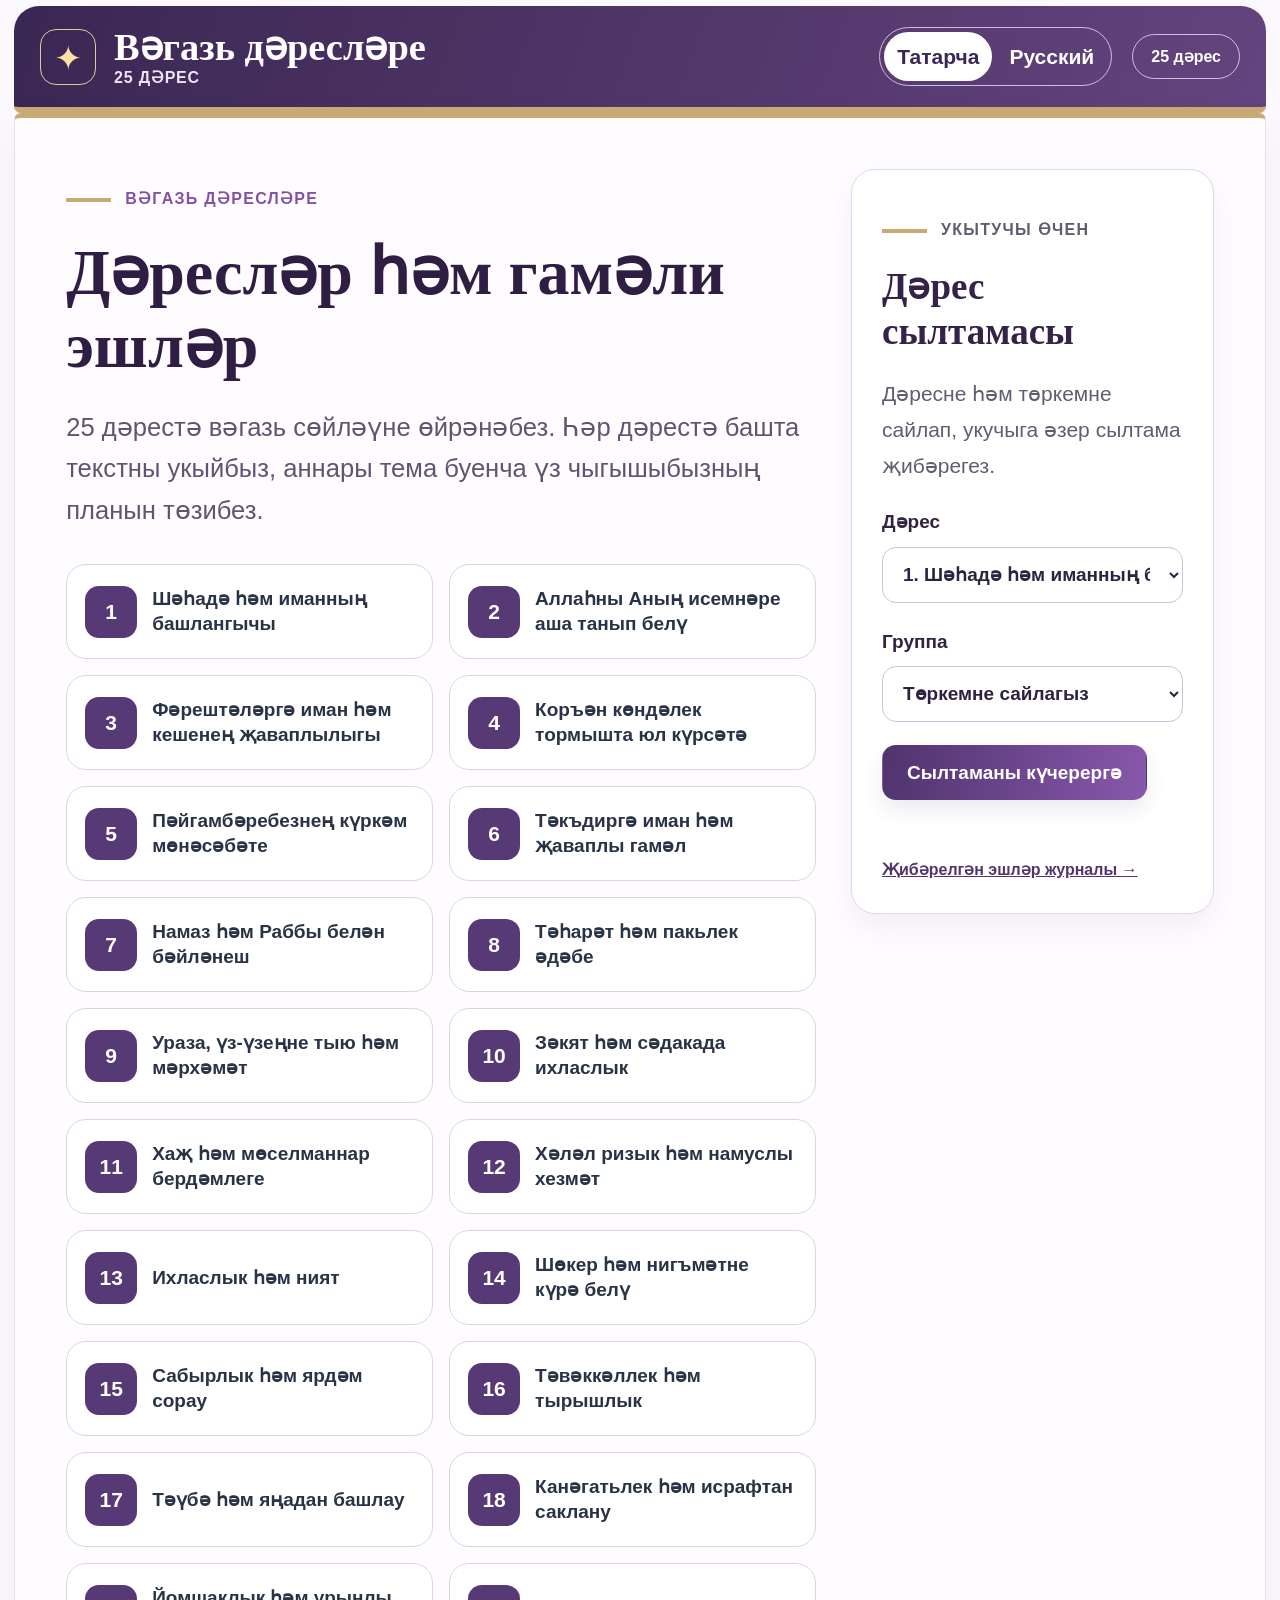
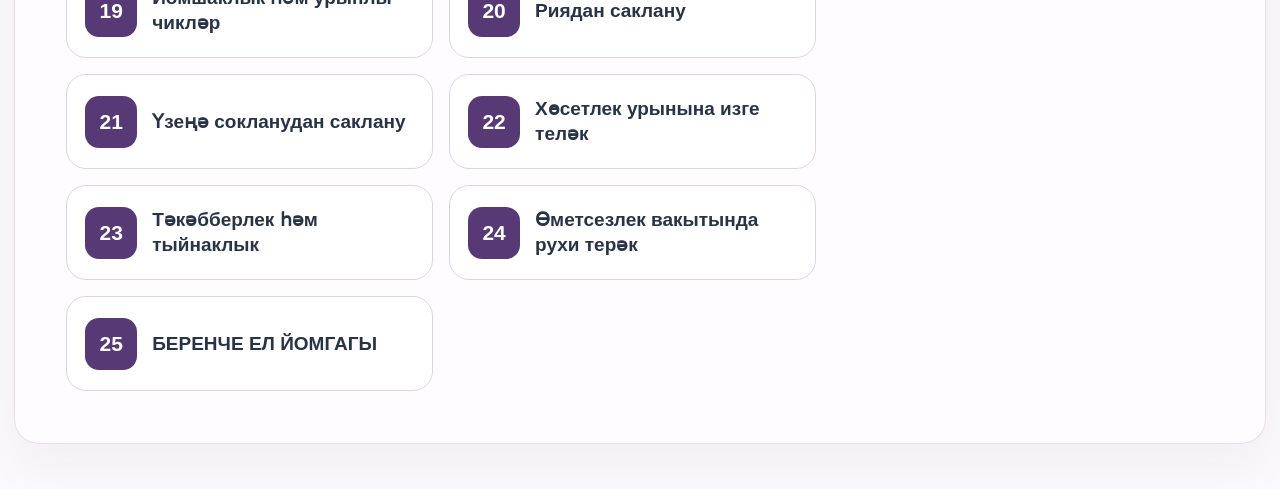
<file: index.html>
<!doctype html>
<html lang="tt">
<head>
  <meta charset="utf-8">
  <meta name="viewport" content="width=device-width, initial-scale=1">
  <meta name="description" content="Вәгазь дәресләре: беренче уку елы, 25 дәрес һәм гамәли эшләр">
  <title>Вәгазь дәресләре</title>
  <style>
    :root{--purple:#493064;--dark:#332244;--lav:#f3ecf8;--line:#e2d7eb;--gold:#c9ad78;--ink:#302a39;--muted:#706878;--green:#eaf4e5}
    *{box-sizing:border-box}body{margin:0;font:18px/1.55 Arial,sans-serif;color:var(--ink);background:linear-gradient(120deg,#f8f3fb,#fcfaf5)}
    header{background:linear-gradient(110deg,#39264f,#684886);color:white;padding:24px max(24px,calc((100vw - 1280px)/2));border-bottom:5px solid var(--gold)}
    header small{display:block;font-weight:700;letter-spacing:.12em;color:#eadbf2}header strong{display:block;font:700 clamp(30px,4vw,48px) Georgia,serif;margin-top:2px}
    .layout{max-width:1280px;margin:28px auto;padding:0 20px;display:grid;grid-template-columns:290px minmax(0,1fr);gap:25px}
    aside,main{background:#fff;border:1px solid var(--line);border-radius:20px;box-shadow:0 12px 30px #49306410}
    aside{padding:20px;align-self:start}aside h2{font:700 23px Georgia,serif;color:var(--dark);margin:0 0 12px}.group{margin:22px 0 8px;color:#775795;font-size:13px;font-weight:900;letter-spacing:.06em}.lesson{display:block;text-decoration:none;color:var(--ink);padding:12px 13px;border-radius:12px;margin:4px 0;font-size:16px}.lesson.active{background:var(--lav);color:var(--purple);font-weight:800;border-left:4px solid #9b78ba}.lesson span{color:var(--muted);font-weight:700;margin-right:8px}
    main{padding:clamp(24px,4vw,50px)}.crumb{font-size:14px;color:#765996;font-weight:800;letter-spacing:.07em;text-transform:uppercase}.preview{float:right;background:#fbf4e8;border:1px solid #e9d6b2;color:#78592b;border-radius:999px;padding:5px 13px;font-size:13px;font-weight:800}
    h1{font:700 clamp(31px,4vw,51px) Georgia,serif;color:var(--dark);line-height:1.12;margin:13px 0 20px}.topic{background:var(--green);border-left:5px solid #88aa80;border-radius:0 13px 13px 0;padding:17px 20px;font-size:20px;font-weight:800;color:#26472d}.meta{color:var(--muted);margin:16px 0 25px}.tabs{display:flex;gap:10px;border-bottom:1px solid var(--line);padding-bottom:12px;flex-wrap:wrap}.tabs a{border-radius:10px;padding:9px 16px;text-decoration:none;background:#f7f2fa;color:var(--purple);font-weight:800;font-size:15px}.tabs a:first-child{background:var(--purple);color:#fff}
    h2{font:700 29px Georgia,serif;color:var(--dark);margin:30px 0 10px}.bodytext{max-width:790px}.evidence{background:#faf7f1;border:1px solid #eadfcf;border-radius:15px;padding:20px 24px;margin:24px 0}.evidence strong{color:#60487a}.task{background:linear-gradient(140deg,#f6f0fa,#fbf8fc);border:1px solid #dfd1ea;border-radius:20px;padding:26px;margin-top:36px}.task h2{margin:0 0 8px}.task .lead{font-size:17px;color:var(--muted);margin:0 0 20px}.steps{display:grid;grid-template-columns:repeat(2,1fr);gap:12px}.step{background:#fff;border:1px solid var(--line);border-radius:13px;padding:15px 17px}.step strong{display:block;color:var(--purple);margin-bottom:4px}.step span{font-size:16px;color:#5f5666}.actions{display:flex;gap:12px;flex-wrap:wrap;margin-top:24px}.button{display:inline-block;border-radius:12px;padding:12px 20px;font-weight:800;text-decoration:none;background:var(--purple);color:#fff}.button.secondary{background:#fff;color:var(--purple);border:1px solid #baa3ce}.note{font-size:14px;color:var(--muted);margin-top:12px}
    .field{display:block;margin-top:20px;font-weight:800;color:var(--purple)}.draft{width:100%;min-height:210px;padding:16px;border:1px solid #cdb9dc;border-radius:13px;font:17px/1.6 Arial,sans-serif;margin-top:8px;resize:vertical}.status{font-size:15px;color:#51704f;min-height:24px}button.button{border:0;font:800 17px Arial,sans-serif;cursor:pointer}.chapter-label{font-size:12px;color:#806497;font-weight:900;padding:15px 12px 4px}
    @media(max-width:800px){.layout{grid-template-columns:1fr}aside{display:block}aside .lesson:not(.active){display:none}main{padding:24px}.steps{grid-template-columns:1fr}.preview{float:none;display:inline-block}}
  </style>
  <link rel="stylesheet" href="site.css">
</head>
<body>
  <div class="wrap">
    <header class="top"><div class="brand"><span class="brand-mark" aria-hidden="true">✦</span><div><strong>Вәгазь дәресләре</strong><small>25 ДӘРЕС</small></div></div><span class="pill" id="coursePill">25 дәрес</span></header>
    <div class="progress" id="progress" hidden><div class="progress-line"><span id="stageName">Дәрес белән танышу</span><span id="stageCount">1 / 2</span></div><div class="track"><div class="fill" id="stageFill"></div></div></div>
    <main class="course-main">
      <section class="screen" id="home">
        <div class="home-grid"><div><p class="eyebrow">ВӘГАЗЬ ДӘРЕСЛӘРЕ</p><h1>Дәресләр һәм гамәли эшләр</h1><p class="lead">25 дәрестә вәгазь сөйләүне өйрәнәбез. Һәр дәрестә башта текстны укыйбыз, аннары тема буенча үз чыгышыбызның планын төзибез.</p><div class="lesson-cards" id="lessonCards"></div></div>
        <aside class="teacher-panel"><p class="eyebrow">УКЫТУЧЫ ӨЧЕН</p><h2>Дәрес сылтамасы</h2><p>Дәресне һәм төркемне сайлап, укучыга әзер сылтама җибәрегез.</p><label class="field">Дәрес<select id="teacherLesson"></select></label><label class="field">Группа<select id="teacherGroup"></select></label><button class="primary" id="copyLinkBtn" type="button">Сылтаманы күчерергә</button><p class="status" id="copyNote" role="status"></p><input id="teacherLink" class="field" type="text" readonly hidden aria-label="Дәрес сылтамасы"><a class="journal-pending" href="teacher.html">Җибәрелгән эшләр журналы →</a></aside></div>
      </section>
      <section class="screen" id="intro" hidden><p class="eyebrow">ДӘРЕС ТЕКСТЫ</p><h1 id="introTitle"></h1><div class="theme-card" id="introTheme"></div><div class="goal-card"><strong>Дәреснең максаты</strong><span id="introGoal"></span></div><article class="reading" id="lessonReading"></article><div class="closing-card"><strong>Гамәли эшкә әзерләнү</strong><p>Текстны укыгач, төп фикерне, тикшерелгән дәлилне һәм тормышчан мисалны үз сүзләрегез белән җиткереп карагыз.</p></div><div class="actions"><button class="primary" id="toAssignment" type="button">Биремгә күчәргә</button></div></section>
      <section class="screen" id="identity" hidden><button class="secondary back" id="backToIntro" type="button">← Дәрес текстына кайтырга</button><p class="eyebrow">УКУЧЫ ТУРЫНДА МӘГЪЛҮМАТ</p><h1>Биремне кем үти?</h1><p class="lead">Эшегездә күренсен өчен исем-фамилиягезне языгыз һәм группагызны сайлагыз.</p><label class="field">Исем һәм фамилия<input id="studentName" type="text" autocomplete="name"></label><label class="field">Группа<select id="studentGroup"></select></label><p class="form-error" id="identityError" role="alert" hidden></p><div class="actions"><button class="primary" id="startAssignment" type="button">Биремне башларга</button></div></section>
      <section class="screen" id="assignment" hidden><button class="secondary back" id="backToText" type="button">← Дәрес текстына кайтырга</button><p class="eyebrow">ГАМӘЛИ БИРЕМ</p><h1>Вәгазь әзерләү</h1><p class="lead">Дәрес темасы буенча үз сүзләрегез белән чыгыш планы әзерләгез.</p><p class="identity-summary" id="identitySummary"></p><div class="specific-task" id="specificPractice"></div><div class="assignment-steps"><div class="assignment-step"><strong>1. Тыңлаучы</strong><span>Кемгә мөрәҗәгать итәсез?</span></div><div class="assignment-step"><strong>2. Төп фикер</strong><span>Берничә җөмлә белән нәрсәне җиткерәсез?</span></div><div class="assignment-step"><strong>3. Дәлил</strong><span>Дәрестә китерелгән дәлилне һәм аның чыганагын күрсәтегез.</span></div><div class="assignment-step"><strong>4. Тормышчан мисал</strong><span>Тыңлаучыга аңлаешлы бер мисал.</span></div><div class="assignment-step"><strong>5. Йомгак</strong><span>Йомшак һәм гамәли нәтиҗә.</span></div><div class="assignment-step"><strong>6. Чыгыш</strong><span>Планга таянып, үз сүзләрегез белән сөйләп карагыз.</span></div></div><label class="field">Үз чыгышыгызның планы<textarea id="draft" placeholder="Тыңлаучы, төп фикер, дәлил, мисал һәм йомгакны монда языгыз"></textarea></label><div class="actions"><button class="primary" id="submitAssignment" type="button">Эшне җибәрергә</button></div><p class="status" id="submitStatus" role="status"></p><p class="note" id="previewNote">Журнал серверга тоташтырылганнан соң эш шунда җибәреләчәк. Әлегә бу — җирле карау гына.</p></section>
      <section class="screen" id="submitted" hidden><p class="eyebrow">ЭШ ҖИБӘРЕЛДЕ</p><h1>Рәхмәт!</h1><p class="lead">Эшегез укытучы журналына җибәрелде.</p><p class="identity-summary" id="submittedSummary"></p></section>
    </main>
  </div>
  <script src="lessons.js?v=20261101"></script>
  <script src="lessons-ru.js?v=20261101"></script>
  <script src="app-v2.js?v=20261101b"></script>
</body>
</html>
</file>
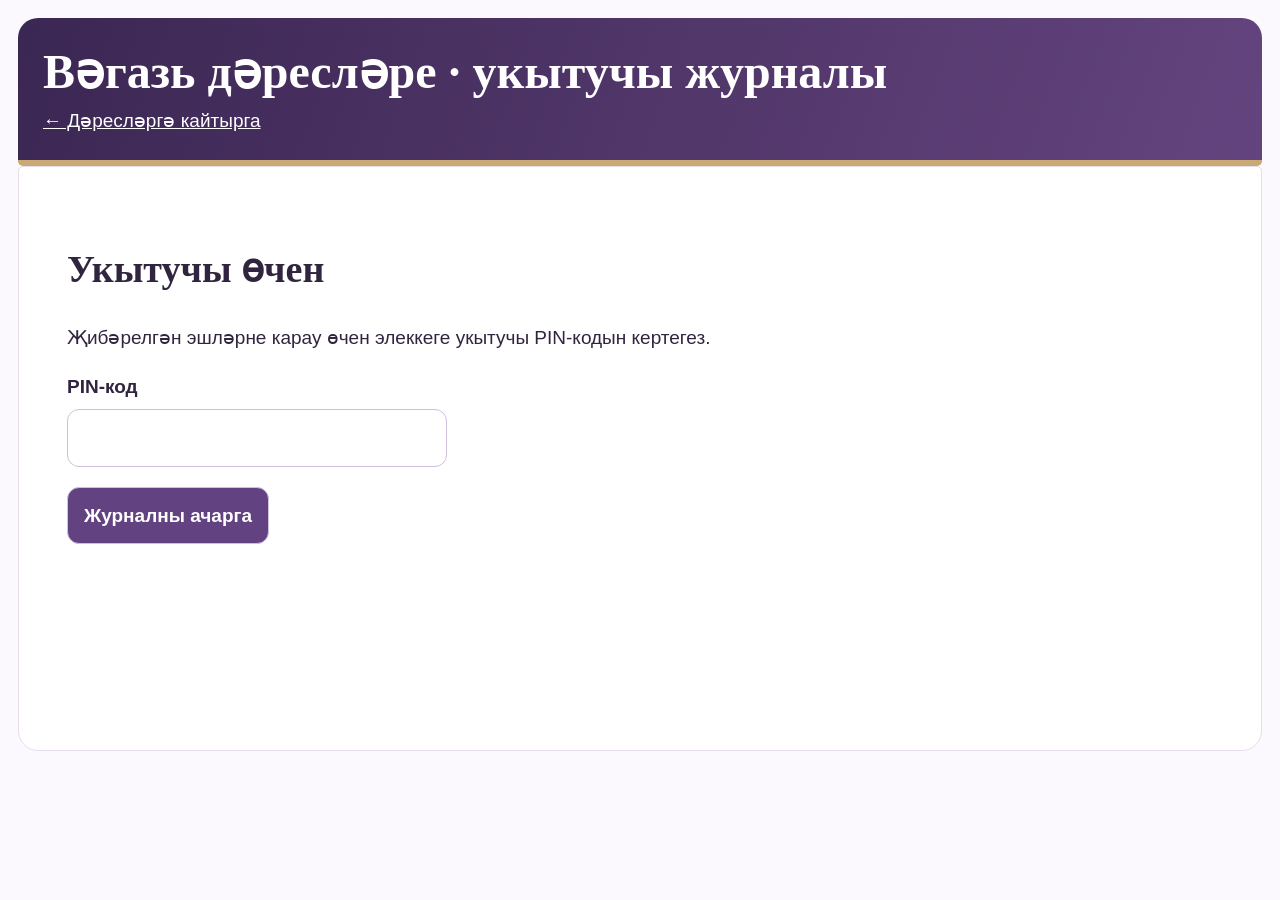
<file: teacher.html>
<!doctype html>
<html lang="tt">
<head>
  <meta charset="utf-8">
  <meta name="viewport" content="width=device-width, initial-scale=1">
  <title>Вәгазь дәресләре — укытучы журналы</title>
  <style>
    *{box-sizing:border-box}body{margin:0;background:#fbf9fd;color:#30243f;font:19px/1.55 Arial,"Noto Sans",sans-serif}.wrap{max-width:1400px;margin:auto;padding:18px}header{border-radius:20px 20px 5px 5px;background:linear-gradient(110deg,#3b2753,#64447e);border-bottom:6px solid #caaa74;color:#fff;padding:25px}header h1{font:700 clamp(30px,4vw,48px) Georgia,serif;margin:0 0 7px}header a{color:#fff}main{background:#fff;border:1px solid #e7ddeb;border-radius:5px 5px 20px 20px;padding:clamp(22px,4vw,48px);min-height:65vh}h2{font:700 clamp(27px,3vw,38px) Georgia,serif}label{display:grid;gap:8px;max-width:380px;font-weight:800;margin:20px 0}input,select,button{font:inherit;border-radius:12px;padding:13px 16px;border:1px solid #cfc1db}button{background:#634282;color:#fff;font-weight:800;cursor:pointer}button:disabled{opacity:.5;cursor:wait}.filters{display:flex;gap:12px;flex-wrap:wrap;margin:22px 0}.filters select{min-width:200px}.table-wrap{overflow:auto}table{border-collapse:collapse;width:100%;min-width:760px}th,td{padding:14px;border-bottom:1px solid #e6ddec;text-align:left;vertical-align:top}th{background:#f2eaf8}.answer{white-space:pre-wrap;overflow-wrap:anywhere;max-width:700px}details summary{cursor:pointer;color:#634282;font-weight:800}.error{color:#a03333;font-weight:800}.status{color:#665a70}
  </style>
</head>
<body><div class="wrap"><header><h1>Вәгазь дәресләре · укытучы журналы</h1><a href="index.html">← Дәресләргә кайтырга</a></header><main>
  <section id="loginPanel"><h2>Укытучы өчен</h2><p>Җибәрелгән эшләрне карау өчен элеккеге укытучы PIN-кодын кертегез.</p><form id="loginForm"><label>PIN-код<input id="teacherPin" type="password" autocomplete="off" required></label><button type="submit">Журналны ачарга</button></form><p class="error" id="loginError" role="alert"></p></section>
  <section id="dashboard" hidden><h2>Җибәрелгән эшләр</h2><p class="status" id="count"></p><div class="filters"><select id="groupFilter" aria-label="Группа"><option value="">Барлык группалар</option></select><select id="lessonFilter" aria-label="Дәрес"><option value="">Барлык дәресләр</option></select><button id="refreshBtn" type="button">Яңартырга</button><button id="csvBtn" type="button">CSV итеп алырга</button></div><div class="table-wrap"><table><thead><tr><th>Вакыт</th><th>Укучы</th><th>Группа</th><th>Дәрес</th><th>Эш</th></tr></thead><tbody id="rows"></tbody></table></div><p class="error" id="loadError" role="alert"></p></section>
  </main></div><script src="teacher.js"></script></body>
</html>
</file>
<file: site.css>
:root{--violet:#51346d;--violet2:#8559a7;--navy:#172f45;--cream:#fbf5e9;--mint:#edf6e9}
body{font:21px/1.7 Arial,"Noto Sans",sans-serif;background:#fbf9fd;color:#2d2340}
.wrap{width:min(1500px,calc(100% - 28px));margin:6px auto 45px}
.top{display:flex;justify-content:space-between;align-items:center;gap:20px;padding:18px 26px;background:linear-gradient(110deg,#3b2753,#64447e);border-bottom:6px solid #caaa74;border-radius:25px 25px 7px 7px;color:#fff}
.brand{display:flex;align-items:center;gap:18px}.brand-mark{display:grid;place-items:center;width:56px;height:56px;border:1px solid #dbcaa8;border-radius:16px;color:#ffe1a5;font-size:34px}
.brand strong{font:700 clamp(27px,3vw,42px) Georgia,serif;line-height:1.1}.brand small{display:block;font:800 16px/1.3 Arial,sans-serif;letter-spacing:.05em;color:#ede4f6}
.pill{border:1px solid #d2bddf;border-radius:99px;padding:8px 18px;font-size:16px;font-weight:800;white-space:nowrap}
.language-switch{display:flex;align-items:center;gap:4px;padding:4px;border:1px solid #d2bddf;border-radius:999px;margin-left:auto}.language-switch a{color:#fff;text-decoration:none;padding:7px 13px;border-radius:999px;font-weight:800;white-space:nowrap}.language-switch a[aria-current="page"]{background:#fff;color:#3b2753}
.progress{padding:17px 24px 22px;background:#fff;border:1px solid #e9dff0;border-top:0}.progress-line{display:flex;justify-content:space-between;gap:15px;color:#6b567d;font-size:16px;font-weight:800}.track{height:12px;margin-top:12px;background:#eee5f4;border-radius:99px;overflow:hidden}.fill{height:100%;width:0;background:linear-gradient(90deg,#c7a675,#9d67cb)}
.course-main{display:block;min-height:65vh;padding:clamp(26px,4vw,62px);background:#fffcff;border:1px solid #e7ddeb;border-top:5px solid #caaa74;border-radius:7px 7px 25px 25px;box-shadow:0 18px 50px #3720400d}
.screen[hidden],.progress[hidden]{display:none!important}.eyebrow{font-size:16px;font-weight:900;letter-spacing:.08em;color:#8351a5;text-transform:uppercase}.eyebrow:before{content:"";display:inline-block;width:45px;height:4px;background:#caaa74;vertical-align:middle;margin-right:14px}
.course-main h1{font:700 clamp(39px,5vw,75px)/1.13 Georgia,serif;color:#2f1e43;margin:25px 0 25px}.course-main h2{font:700 clamp(28px,3.1vw,45px)/1.2 Georgia,serif;color:#352248;margin:0 0 13px}.lead{max-width:1000px;color:#5f5571;font-size:clamp(20px,2vw,26px);line-height:1.62;margin:25px 0 33px}
.home-grid{display:grid;grid-template-columns:minmax(0,1.55fr) minmax(340px,.75fr);gap:35px}.lesson-cards{display:grid;grid-template-columns:repeat(2,minmax(0,1fr));gap:16px;margin-top:33px}.lesson-card{display:flex;align-items:center;gap:15px;padding:18px;border:1px solid #dcd4e5;border-radius:20px;text-decoration:none;color:#283345;background:#fff;min-height:95px}.lesson-card:hover,.lesson-card:focus-visible{border-color:#8c65a4;box-shadow:0 8px 22px #4930641e}.number{display:grid;place-items:center;min-width:52px;height:52px;border-radius:14px;background:#563975;color:#fff;font-weight:900}.lesson-card strong{font-size:19px;line-height:1.3}
.teacher-panel{align-self:start;background:#fff;border:1px solid #e0d6e9;border-radius:24px;padding:30px;box-shadow:0 14px 30px #49306412}.teacher-panel p{color:#635b70}.teacher-panel h2{margin:22px 0;font-size:37px}.field{display:grid;gap:8px;margin:23px 0;font-size:19px;font-weight:800;color:#322440}.field select,.field input,.field textarea{width:100%;padding:15px 16px;border:1px solid #cfc1db;border-radius:14px;background:#fff;color:#2d2340;font:inherit;min-height:56px}.field textarea{min-height:280px;resize:vertical}.teacher-panel a{color:#52366b;font-weight:800}.teacher-panel .small{font-size:15px;color:#6d6379}
.primary,.secondary{display:inline-block;border:1px solid transparent;border-radius:14px;padding:15px 24px;font:800 19px Arial,sans-serif;cursor:pointer;text-decoration:none}.primary{background:linear-gradient(100deg,#50336d,#8858ac);color:#fff;box-shadow:0 10px 20px #4930641a}.secondary{background:#fff;color:#50336d;border-color:#cdb9db}.primary:focus-visible,.secondary:focus-visible,.lesson-card:focus-visible{outline:3px solid #bd9bd2;outline-offset:3px}.actions{display:flex;justify-content:flex-end;gap:13px;flex-wrap:wrap;margin-top:35px}.status{min-height:24px;color:#486d4c;font-size:16px}
.theme-card{background:var(--mint);border-left:6px solid #8bb07e;border-radius:0 17px 17px 0;padding:25px 30px;margin:28px 0;font-size:23px;font-weight:800;color:#234d30}.goal-card{background:#f1eaf6;border-left:6px solid #9465ae;border-radius:0 17px 17px 0;padding:24px 30px;margin:28px 0;font-size:21px}.goal-card strong{display:block;font:700 31px Georgia,serif;margin-bottom:10px}.reading{max-width:1200px}.reading-card{border:1px solid #e7d9c2;border-radius:24px;padding:clamp(22px,3vw,42px);margin:25px 0;background:var(--cream)}.reading-card:nth-child(even){background:#f4eef9;border-color:#e4d7ed}.reading-card:nth-child(3n){background:#f0f7f1;border-color:#d7e7d9}.reading-card h2{margin-bottom:22px}.reading-card p{font-size:clamp(20px,1.8vw,25px);line-height:1.7;margin:18px 0;white-space:pre-line}.reading-card p:first-of-type{margin-top:0}.reading-card p:last-child{margin-bottom:0}.reading-card .source{font-size:19px;color:#68567d;font-weight:700}.closing-card{background:#eee6f5;border-left:6px solid #9360ad;border-radius:0 20px 20px 0;padding:28px 33px;margin:35px 0;font-size:22px}.closing-card strong{display:block;font:700 38px Georgia,serif;margin-bottom:8px}.closing-card p{margin:0;white-space:pre-line}
.assignment-steps{display:grid;grid-template-columns:repeat(2,minmax(0,1fr));gap:16px}.assignment-step{background:#fff;border:1px solid #ded2e8;border-radius:17px;padding:22px}.assignment-step strong{display:block;color:#563975;font-size:22px}.assignment-step span{font-size:19px}.specific-task{background:#fbf4e8;border:1px solid #e8d7b8;border-radius:18px;padding:25px 30px;margin:30px 0;white-space:pre-line}.note{color:#695f75;font-size:16px;margin-top:20px}.back{margin-bottom:25px}.journal-pending{display:block;color:#7a6b86;font-size:16px;margin-top:16px}
input[hidden]{display:none!important}
.form-error{padding:12px 16px;border-radius:12px;background:#fff0f0;color:#9e3030;font-size:18px;font-weight:700}.form-error[hidden]{display:none}.identity-summary{display:inline-block;margin:0;padding:9px 15px;border-radius:12px;background:#f0eaf5;color:#4b3268;font-size:17px;font-weight:800}
@media(max-width:900px){.home-grid{grid-template-columns:1fr}.lesson-cards{grid-template-columns:1fr}.teacher-panel{order:2}.assignment-steps{grid-template-columns:1fr}}
@media(max-width:600px){body{font-size:19px}.wrap{width:calc(100% - 12px)}.top{padding:16px;flex-wrap:wrap}.brand{min-width:0}.brand strong{font-size:26px}.brand-mark{width:44px;height:44px;flex:none}.pill{font-size:13px;padding:6px 10px;margin-left:auto}.course-main{padding:23px 18px}.course-main h1{font-size:39px}.lesson-card strong{font-size:18px}.theme-card,.goal-card,.closing-card{padding:20px}.reading-card{padding:22px}.reading-card p{font-size:20px}.teacher-panel{padding:22px}}
</file>
